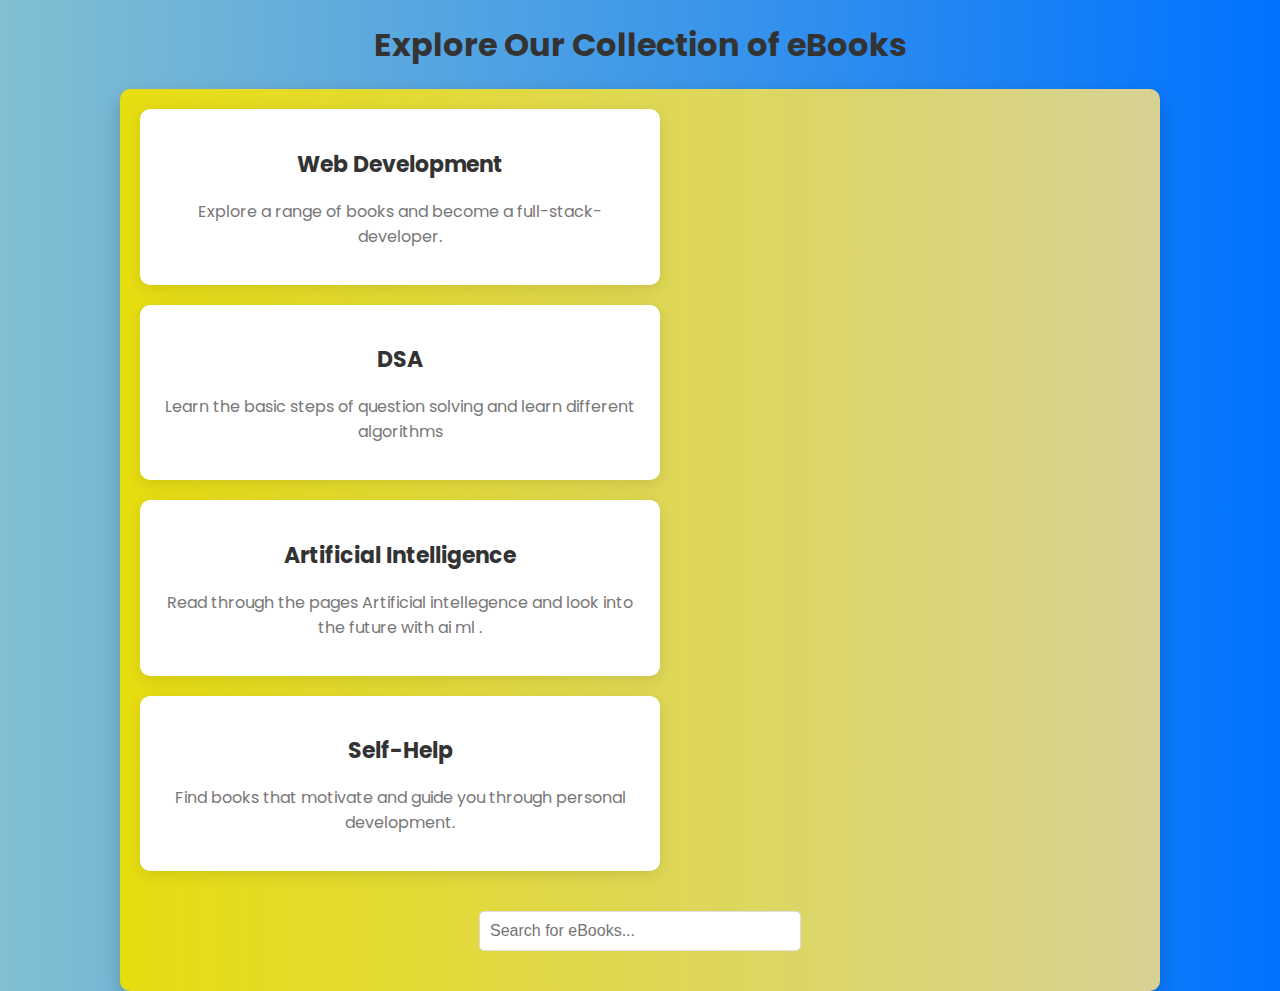
<file: book.html>
<!DOCTYPE html>
<html lang="en">
<head>
    <meta charset="UTF-8">
    <meta name="viewport" content="width=device-width, initial-scale=1.0">
    <title>Explore eBooks</title>
    <link href="https://fonts.googleapis.com/css2?family=Poppins:wght@300;400;600&display=swap" rel="stylesheet">
    <style>
        body {
            font-family: 'Poppins', sans-serif;
            margin: 0;
            padding: 0;
            background: linear-gradient(to right, #82c0d1, #0072ff);
            display: flex;
            justify-content: center;
            align-items: center;
            flex-direction: column;
            min-height: 100vh;
        }   

        h1 {
            font-size: 32px;
            color: #333;
            text-align: center;
            margin-bottom: 20px;
        }

        .container {
            width: 90%;
            max-width: 1000px;
            background: linear-gradient(to right, #e7dd10, #d7d294);
            padding: 20px;
            border-radius: 10px;
            box-shadow: 0 8px 20px rgba(0, 0, 0, 0.2);
        }

        .book-category {
            display: flex;
            justify-content: space-between;
            flex-wrap: wrap;
        }

        .category-card {
            width: 48%;
            background-color: #fff;
            padding: 20px;
            border-radius: 10px;
            box-shadow: 0 4px 15px rgba(0, 0, 0, 0.1);
            margin-bottom: 20px;
            text-align: center;
            cursor: pointer;
            transition: background-color 0.3s ease;
        }

        .category-card:hover {
            background-color: #ff7e5f;
            color: white;
        }

        .category-card h2 {
            font-size: 22px;
            color: #333;
        }

        .category-card p {
            color: #777;
            font-size: 16px;
        }

        .ebook-section {
            display: none;
            margin-top: 30px;
        }

        .ebook-section h2 {
            text-align: center;
            font-size: 28px;
            color: #333;
        }

        .search-bar {
            margin: 20px 0;
            text-align: center;
        }

        .search-bar input {
            padding: 10px;
            width: 300px;
            border-radius: 5px;
            border: 1px solid #ddd;
            font-size: 16px;
        }

        .ebook-list {
            display: flex;
            justify-content: space-between;
            flex-wrap: wrap;
        }

        .ebook-card {
            width: 30%;
            background-color: #fff;
            padding: 15px;
            border-radius: 10px;
            box-shadow: 0 4px 15px rgba(0, 0, 0, 0.1);
            margin-bottom: 20px;
            text-align: center;
        }

        .ebook-card img {
            width: 100%;
            height: 150px;
            object-fit: cover;
            border-radius: 8px;
        }

        .ebook-card h3 {
            font-size: 18px;
            color: #333;
            margin-top: 10px;
        }

        .ebook-card a {
            display: inline-block;
            margin-top: 10px;
            padding: 10px 20px;
            background-color: #ff7e5f;
            color: white;
            text-decoration: none;
            border-radius: 5px;
        }

        .ebook-card a:hover {
            background-color: #ff6b50;
        }

        @media (max-width: 768px) {
            .category-card, .ebook-card {
                width: 100%;
            }
        }
    </style>
</head>
<body>

    <h1>Explore Our Collection of eBooks</h1>


    <div class="container">
        <div class="book-category">
            <div class="category-card" data-category="web">
                <h2>Web Development</h2>
                <p>Explore a range of books and become a full-stack-developer. </p>
            </div>
            <div class="category-card" data-category="science">
                <h2>DSA</h2>
                <p> Learn the basic steps of question solving and learn different algorithms </p> 
            </div>
            <div class="category-card" data-category="history">
                <h2>Artificial Intelligence</h2>
                <p>Read through the pages Artificial intellegence and look into the future with ai ml .</p>
            </div>
            <div class="category-card" data-category="self_help">
                <h2>Self-Help</h2>
                <p>Find books that motivate and guide you through personal development.</p>
            </div>
        </div>

        <div class="search-bar">
            <input type="text" id="searchInput" placeholder="Search for eBooks..." />
        </div>
    </div>

    <div class="ebook-section" id="ebookSection">
        <h2 id="categoryTitle">eBooks</h2>
        <div class="ebook-list" id="ebookList">
            <!-- eBook cards will be generated here -->
        </div>
    </div>

    <script>
        // eBooks data (normally this would come from a database or API)

        const books = {
            web: [
                { title: "HTML : The Basic Structure of the webpage ", image: "https://images.inc.com/uploaded_files/image/1920x1080/getty_655998316_2000149920009280219_363765.jpg", link: "https://riptutorial.com/ebook/html" },
                { title: "CSS : Designing of the Webpage ", image: "https://img.freepik.com/premium-photo/stack-books-with-word-top_583952-80623.jpg", link: "#" },
                { title: "JS : It controlls the functioning of the webpage ", image: "https://img.freepik.com/premium-photo/stack-books-with-word-top_583952-80623.jpg", link: "https://eloquentjavascript.net/" },
                { title: "React : It controlls all the backend of the webpage ", image: "https://images.inc.com/uploaded_files/image/1920x1080/getty_655998316_2000149920009280219_363765.jpg", link: "#" },
                { title: "Github : It teaches you how to store your code ", image: "https://img.freepik.com/premium-photo/stack-books-with-word-top_583952-80623.jpg", link: "#" },
                { title: "Node js: It teaches you about the JS runtime environment ", image: "https://images.inc.com/uploaded_files/image/1920x1080/getty_655998316_2000149920009280219_363765.jpg", link: "#" }
            ],
            science: [
                { title: "A Brief History of Time", image: "https://via.placeholder.com/150", link: "#" },
                { title: "The Selfish Gene", image: "https://via.placeholder.com/150", link: "#" },
                { title: "Cosmos", image: "https://via.placeholder.com/150", link: "#" }
            ],
            history: [
                { title: "Sapiens", image: "https://via.placeholder.com/150", link: "#" },
                { title: "Guns, Germs, and Steel", image: "https://via.placeholder.com/150", link: "#" },
                { title: "The Silk Roads", image: "https://via.placeholder.com/150", link: "#" }
            ],
            self_help: [
                { title: "Atomic Habits", image: "https://via.placeholder.com/150", link: "#" },
                { title: "The Power of Now", image: "https://via.placeholder.com/150", link: "#" },
                { title: "Think and Grow Rich", image: "https://via.placeholder.com/150", link: "#" }
            ]
        };

        // Selecting DOM elements

        const categoryCards = document.querySelectorAll(".category-card");
        const ebookSection = document.getElementById("ebookSection");
        const ebookList = document.getElementById("ebookList");
        const categoryTitle = document.getElementById("categoryTitle");
        const searchInput = document.getElementById("searchInput");

        // Add event listeners to category cards
        categoryCards.forEach(card => {
            card.addEventListener("click", function() {
                const category = this.getAttribute("data-category");
                showEbooks(category);
            });
        });

        // Function to display eBooks for the selected category
        function showEbooks(category) {
            // Set category title  
            categoryTitle.textContent = category.charAt(0).toUpperCase() + category.slice(1) + " eBooks";

            // Clear previous eBooks
            ebookList.innerHTML = "";

            // Add new eBooks
            books[category].forEach(book => {
                const ebookCard = createEbookCard(book);
                ebookList.innerHTML += ebookCard;
            });

            // Show the eBook section
            ebookSection.style.display = "block";
        }

        // Function to create eBook card
        function createEbookCard(book) {
            return `
                <div class="ebook-card">
                    <img src="${book.image}" alt="${book.title}">
                    <h3>${book.title}</h3>
                    <a href="${book.link}" target="_blank">Read Now</a>
                </div>
            `;
        }

        // Search functionality

        searchInput.addEventListener("input", function() {
            const searchTerm = this.value.toLowerCase();
            const allEbooks = document.querySelectorAll(".ebook-card");
            allEbooks.forEach(book => {
                const bookTitle = book.querySelector("h3").textContent.toLowerCase();
                if (bookTitle.includes(searchTerm)) {
                    book.style.display = "block"; // Show the matching book
                } else  {
                    book.style.display = "none"; // Hide the non-matching book
                }
            });
        });
    </script>

</body>
</html>
</file>
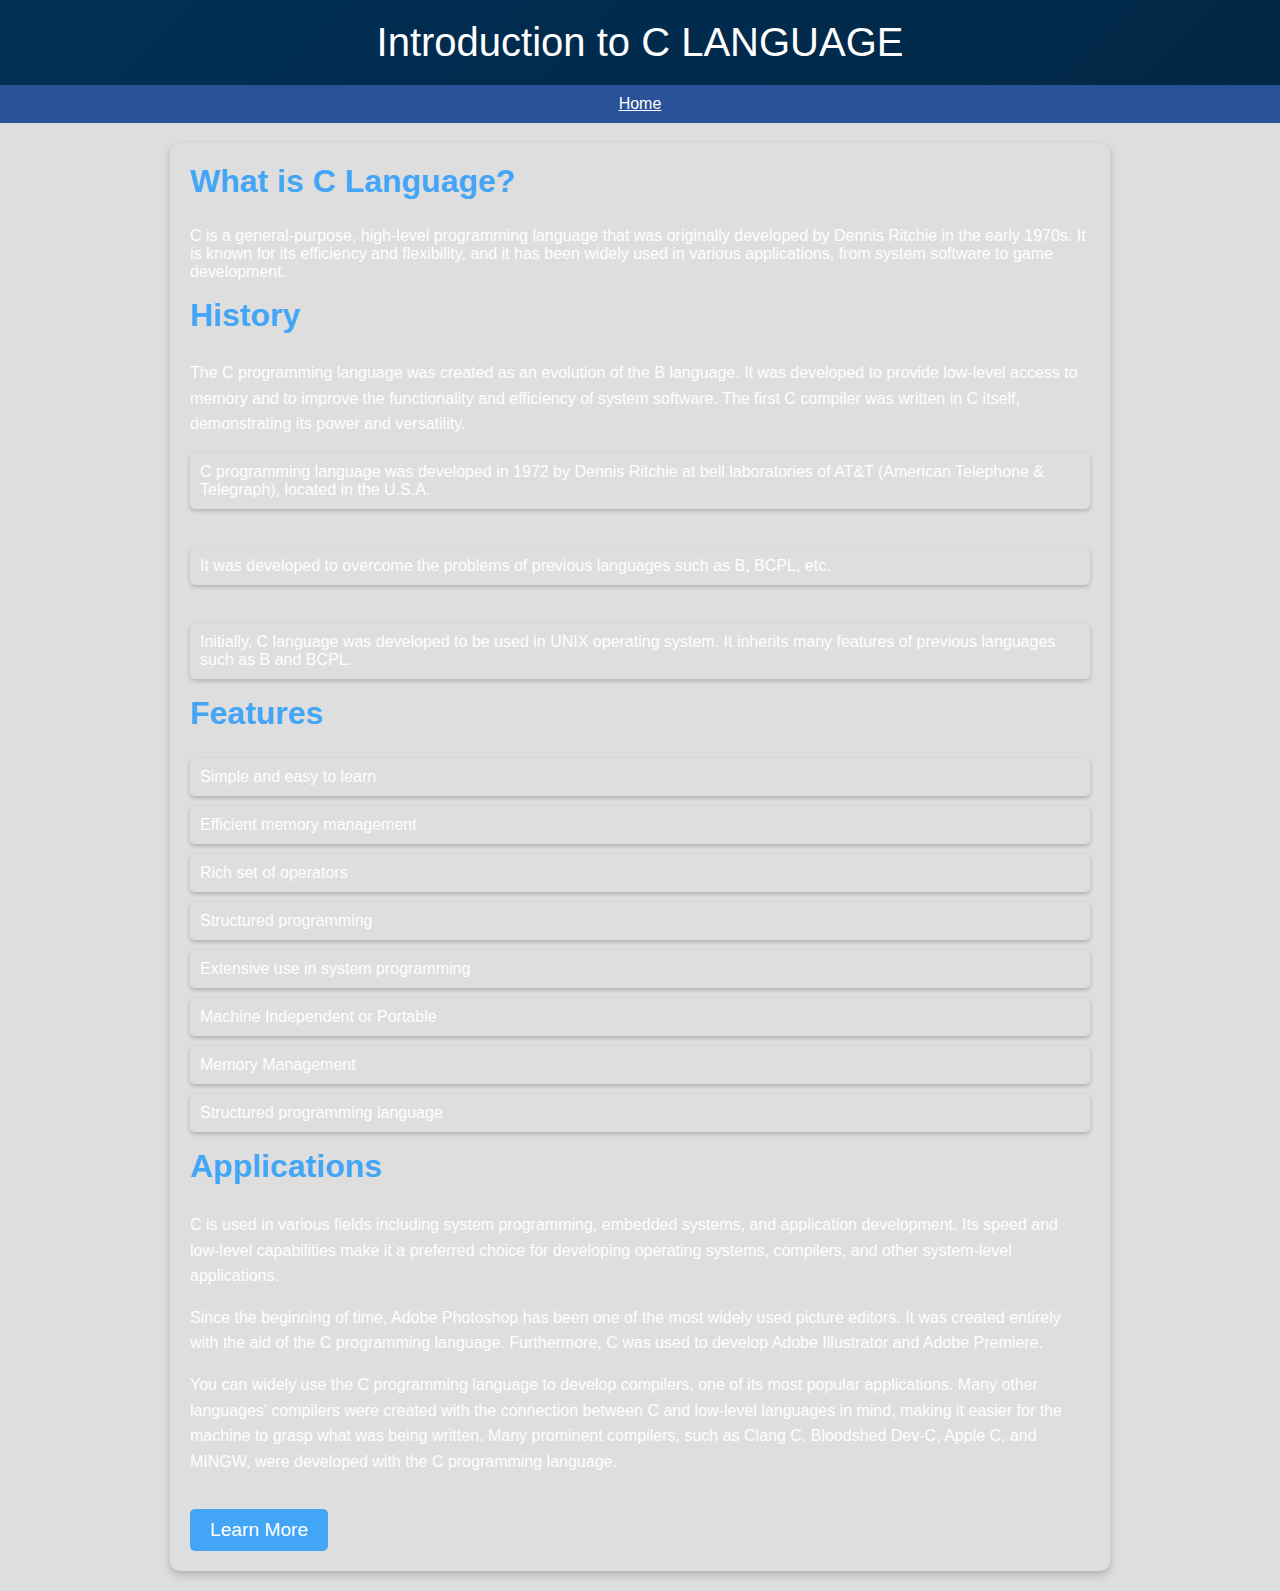
<file: c.html>
<!DOCTYPE html>
<html lang="en">
<head>
    <meta charset="UTF-8">
    <meta name="viewport" content="width=device-width, initial-scale=1.0">
    <title>About C Language</title>
    <style>
        body {
            margin: 0;
            font-family: 'Arial', sans-serif;
            background-color: #dedede;
            color:rgb(219, 219, 219);
            
            scroll-behavior: smooth;
            background-image:  url('https://img.freepik.com/free-vector/matrix-style-binary-code-digital-falling-numbers-blue-background_1017-37387.jpg?size=626&ext=jpg&ga=GA1.1.2008272138.1725062400&semt=ais_hybrid');
        }

        .header {
            background: linear-gradient(135deg, #012f55, #012745);
            color: white;
            padding: 20px;
            text-align: center;
            font-size: 2.5em;
            position: relative;
            overflow: hidden;
            animation: fadeIn 2s ease-out;
        }

        .header::after {
            
            position: absolute;
            top: 0;
            left: 0;
            width: 100%;
            height: 100%;
            background: rgba(228, 228, 231, 0.2);
            
            animation: fadeIn 5s ease-out;
        }

        
        nav {
            background-color: #2a5298;
            padding: 10px 0;
            text-align: center;
        }
        nav a {
            color: white;
            text-decoration:underline;
            padding: 10px 20px;
            margin: 0 10px;
            border-radius: 5px;
            transition: background-color 2s;
        }

        nav a:hover {
            background-color: #c5c5c5;
            color:#2a5298;
        }

        .container {
            max-width: 900px;
            margin: 20px auto;
            padding: 20px;
            color:white;
            background-color:transparent;
            border-radius: 10px;
            box-shadow: 0 4px 8px rgba(0, 0, 0, 0.2);
            animation: slideIn 3s ease-out;
        }

        h2 {
            color: #42a5f5;
            font-size: 2em;
            margin-top: 0;
            animation: fadeIn 1s ease-out;
        }

        p {
            line-height: 1.6;
            margin-bottom: 15px;
            animation: fadeIn 1s ease-out;
        }

        ul {
            list-style-type: none;
            padding-left: 0;
            animation: fadeIn 1s ease-out;
        }

        ul li {
            background:transparent;
            margin: 10px 0;
            padding: 10px;
            border-radius: 5px;
            box-shadow: 0 2px 4px rgba(0, 0, 0, 0.2);
            transition: transform 0.3s ease, background-color 0.3s ease;
        }

        ul li:hover {
            transform: scale(1.05);
            background-color: #e3f2fd;
            color: #0d47a1;
        }

        
        .cta-button {
            display: inline-block;
            padding: 10px 20px;
            margin-top: 20px;
            background-color: #42a5f5;
            color: white;
            text-decoration: none;
            border-radius: 5px;
            font-size: 1.2em;
            transition: background-color 0.3s ease, transform 0.3s ease;
        }

        .cta-button:hover {
            background-color:white;
            transform: scale(1.05);
            color:#0d47a1;
        }

        @keyframes fadeIn {
            from {
                opacity: 0;
            }
            to {
                opacity: 3;
            }
        }

        @keyframes slideIn {
            from {
                transform: translateY(20px);
                opacity: 0;
            }
            to {
                transform: translateY(0);
                opacity: 3;
            }
        }
    </style>
</head>
<body>

    <div class="header">
        Introduction to C LANGUAGE
    </div>
    <nav>
        <a href="index.html">Home</a>
        
    </nav>
    <div class="container">
        <h2>What is C Language?</h2>
        <p ></p>C is a general-purpose, high-level programming language that was originally developed by Dennis Ritchie in the early 1970s. It is known for its efficiency and flexibility, and it has been widely used in various applications, from system software to game development.</p>

        <h2>History</h2>
        <p>The C programming language was created as an evolution of the B language. It was developed to provide low-level access to memory and to improve the functionality and efficiency of system software. The first C compiler was written in C itself, demonstrating its power and versatility.</p>
        <ul>
            <li>C programming language was developed in 1972 by Dennis Ritchie at bell laboratories of AT&T (American Telephone & Telegraph), located in the U.S.A.</li>
            <br>
            <li>It was developed to overcome the problems of previous languages such as B, BCPL, etc.</li>
            <br>
            <li>Initially, C language was developed to be used in UNIX operating system. It inherits many features of previous languages such as B and BCPL.</li>
        </ul>
        <h2>Features</h2>
        <ul>
            <li>Simple and easy to learn</li>
            <li>Efficient memory management</li>
            <li>Rich set of operators</li>
            <li>Structured programming</li>
            <li>Extensive use in system programming</li>
            <li>Machine Independent or Portable</li>
            <li>Memory Management</li>
            <li>Structured programming language</li>
        </ul>

        <h2>Applications</h2>
        <p>C is used in various fields including system programming, embedded systems, and application development. Its speed and low-level capabilities make it a preferred choice for developing operating systems, compilers, and other system-level applications.</p>
        <p>Since the beginning of time, Adobe Photoshop has been one of the most widely used picture editors. It was created entirely with the aid of the C programming language. Furthermore, C was used to develop Adobe Illustrator and Adobe Premiere.</p>
        <p>You can widely use the C programming language to develop compilers, one of its most popular applications. Many other languages’ compilers were created with the connection between C and low-level languages in mind, making it easier for the machine to grasp what was being written. Many prominent compilers, such as Clang C, Bloodshed Dev-C, Apple C, and MINGW, were developed with the C programming language.</p>
        <a href="https://www.geeksforgeeks.org/c-programming-language/" class="cta-button">Learn More</a>
    </div>

    

</body>
</html>
</file>
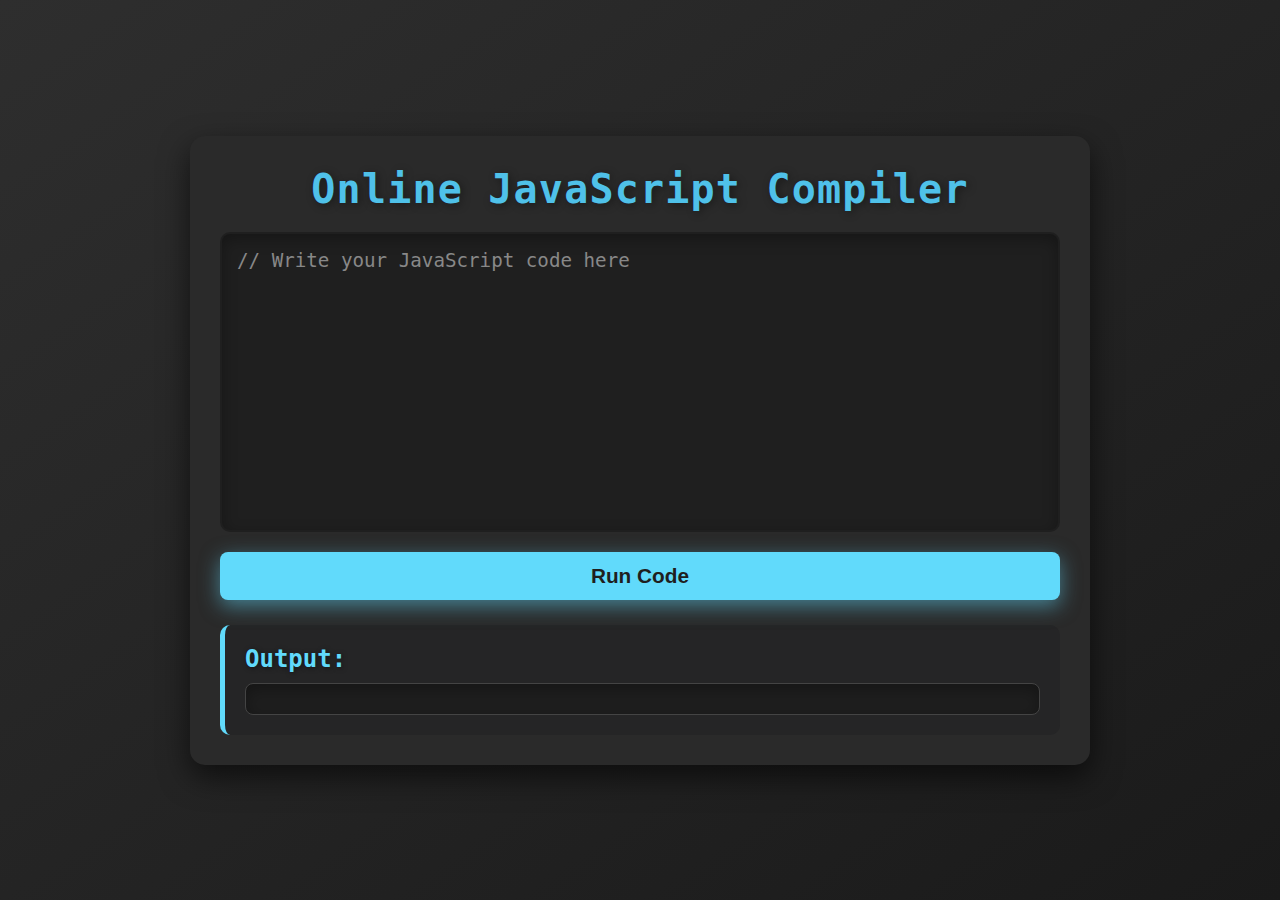
<file: compiler.html>
<!DOCTYPE html>
<html lang="en">
<head>
  <meta charset="UTF-8">
  <meta name="viewport" content="width=device-width, initial-scale=1.0">
  <title>Online JavaScript Compiler</title>
  <link rel="stylesheet" href="compiler.css">
</head>
<body>
  <div class="container">
    <h1>Online JavaScript Compiler</h1>

    <!-- Code Editor Section -->
    <div class="editor-container">
      <textarea id="code-editor" placeholder="// Write your JavaScript code here"></textarea>
      <button id="run-btn">Run Code</button>
    </div>

    <!-- Output Section -->
    <div class="output-container">
      <h2>Output:</h2>
      <pre id="output"></pre> <!-- The output will be displayed here -->
    </div>
  </div>

  <!-- JavaScript file link -->
  <script src="compiler.js"></script>
</body>
</html>
</file>
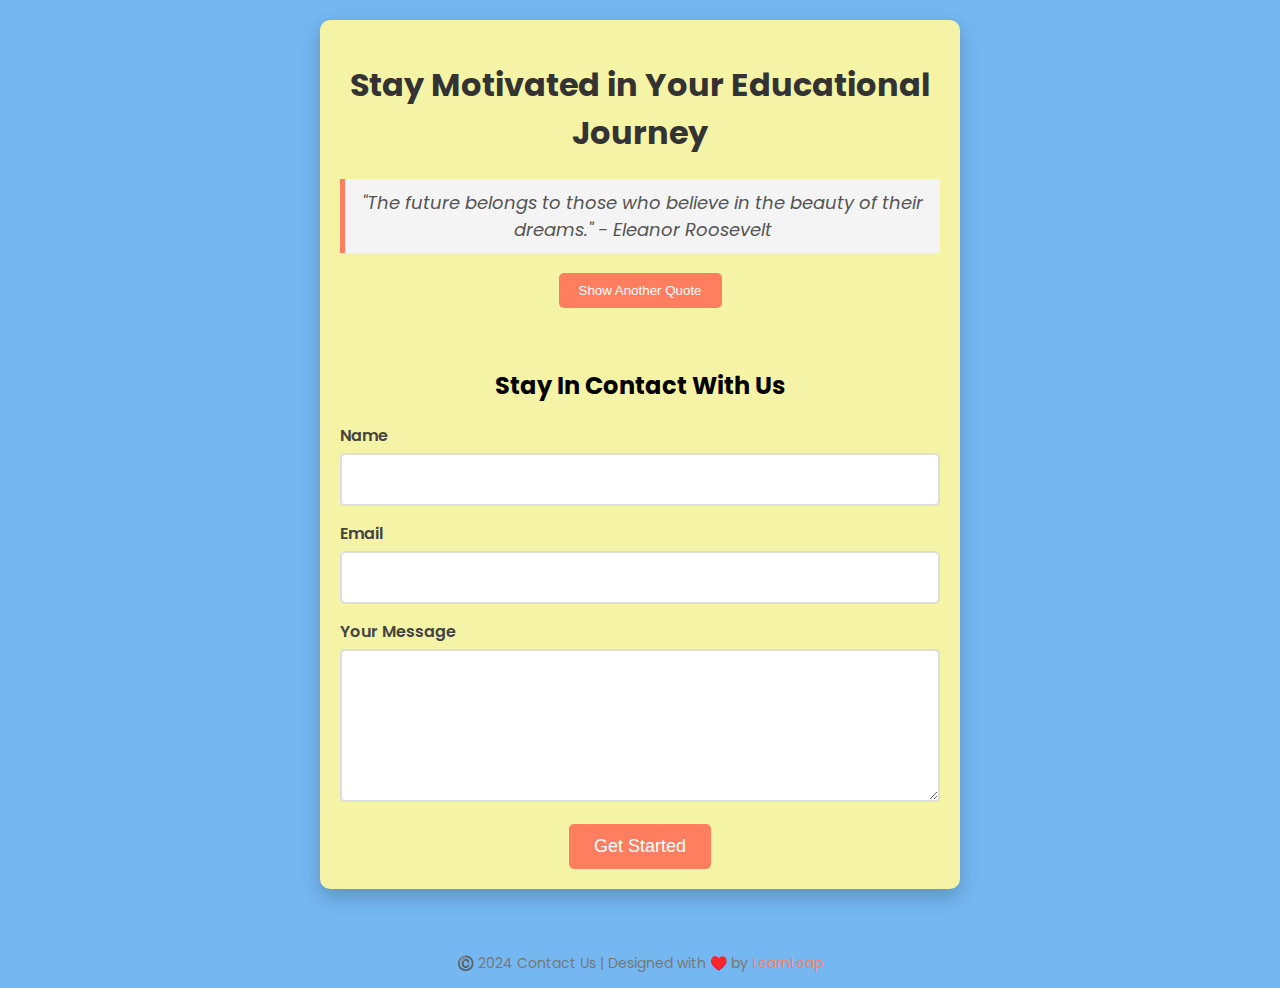
<file: contactus.html>
<!DOCTYPE html>
<html lang="en">
<head>
    <meta charset="UTF-8">
    <meta name="viewport" content="width=device-width, initial-scale=1.0">
    <title>Educational Motivation</title>
    <link href="https://fonts.googleapis.com/css2?family=Poppins:wght@300;400;600&display=swap" rel="stylesheet">
    <style>

        body {
            font-family: 'Poppins', sans-serif;
            margin: 0;
            padding: 0;
            background-color:  #74b7f1;
            display: flex;
            justify-content: center;
            align-items: center;
            flex-direction: column;
            min-height: 100vh;
        }

        .container {
            text-align: center;
            max-width: 600px;
            margin: 20px;
            padding: 20px;
            background-color: rgb(245, 243, 165);
            box-shadow: 0 8px 20px rgba(0, 0, 0, 0.2);
            border-radius: 10px;
        }

        h1 {
            font-size: 32px;
            color: #333;
        }
        .quote{
            font-size: 18px;
            color: #555;
            margin: 20px 0;
            padding: 10px;
            background-color: #f4f4f4;
            border-left: 5px solid #ff7e5f;
            font-style: italic;
        }

        .contactform {
            margin-top: 30px;
        }

        .input-group {
            margin-bottom: 15px;
            text-align:left ;
        }

        .contactform label {
            font-weight: 600;
            color: #444;
            margin-bottom: 5px;
            display: block;
        }
        .contactform input, .contactform textarea {
            width: 100%;
            padding: 12px;
            border-radius: 5px;
            border: 2px solid #ddd;
            box-sizing: border-box;
            font-size: 16px;
            font-family: 'Poppins', sans-serif;
        }
        .contactform button {
            background-color: #ff7e5f;
            color: white;
            padding: 12px 25px;
            border: none;
            border-radius: 5px;
            cursor: pointer;
            font-size: 18px;
            transition: background-color 0.3s ease;
        }

        .contactform button:hover {
            background-color: #ff6b50;
        }

        .success-message {
            display: none;
            color: green;
            font-size: 14px;
            margin-top: 20px;
        }

        footer {
            margin-top: 30px;
            font-size: 14px;
            color: #777;
        }

        footer a {
            color: #ff7e5f;
            text-decoration: none;
        }
    </style>
</head>
<body>

    <div class="container">
        <h1>Stay Motivated in Your Educational Journey</h1>
        <p class="quote" id="quote">"The future belongs to those who believe in the beauty of their dreams." - Eleanor Roosevelt</p>

        <button id="newQuoteBtn" style="padding: 10px 20px; background-color: #ff7e5f; color: white; border: none; border-radius: 5px; cursor: pointer; margin-bottom: 30px;">
            Show Another Quote
        </button>

        <form class="contactform" id="contactForm">
            <h2>Stay In Contact With Us</h2>
            <div class="input-group">
                <label for="name">Name</label>
                <input type="text" id="name" name="name" required>
            </div>
            <div class="input-group">
                <label for="email">Email</label>
                <input type="email" id="email" name="email" required>
            </div>
            <div class="input-group">
                <label for="message">Your Message</label>
                <textarea id="message" name="message" rows="5" required></textarea>
            </div>
            <button type="button" id="submitBtn">Get Started</button>
            <div class="success-message" id="successMessage">Thank you for getting in touch! We will reach out to you soon.</div>
        </form>
    </div>

    <footer>     
        <p>©️ 2024 Contact Us | Designed with ♥️ by <a href="#"> LearnLeap </a></p>
    </footer>

    <script>
        // Motivational quotes array
        const quotes = [
            "\"The future belongs to those who believe in the beauty of their dreams.\" - Eleanor Roosevelt",
            "\"Education is the most powerful weapon which you can use to change the world.\" - Nelson Mandela",
            "\"Success is not the key to happiness. Happiness is the key to success. If you love what you are doing, you will be successful.\" - Albert Schweitzer",
            "\"Start where you are. Use what you have. Do what you can.\" - Arthur Ashe",
            "\"Don’t let what you cannot do interfere with what you can do.\" - John Wooden"
        ];

        const quoteElement = document.querySelector("#quote");
        const newQuoteBtn = document.querySelector("#newQuoteBtn");
        const successMessage = document.querySelector("#successMessage");
        const nameField = document.querySelector("#name");
        const emailField = document.querySelector("#email");
        const messageField = document.querySelector("#message");
        const submitBtn = document.querySelector("#submitBtn");

        //  random quote
        newQuoteBtn.addEventListener("click", function () {
            const randomIndex = Math.floor(Math.random() * quotes.length);
            quoteElement.textContent = quotes[randomIndex];
        });

        // submission
        submitBtn.addEventListener("click", function () {
            if (nameField.value === "" || emailField.value === "" || messageField.value === "") {
                alert("Please fill out all fields before submitting.");
                return;
            }

            // Creating a JSON object of form data
            const formData = {
                name: nameField.value,
                email: emailField.value,
                message: messageField.value
            };
           

            // Logging form data to the console (simulating form submission)

             console.log("Form Data Submitted:", JSON.stringify(formData));
            
            // Show success and reset form

            successMessage.style.display = "block";
            nameField.value = "";
            emailField.value = "";
            messageField.value = "";
        });
    </script>

</body>
</html>
</file>
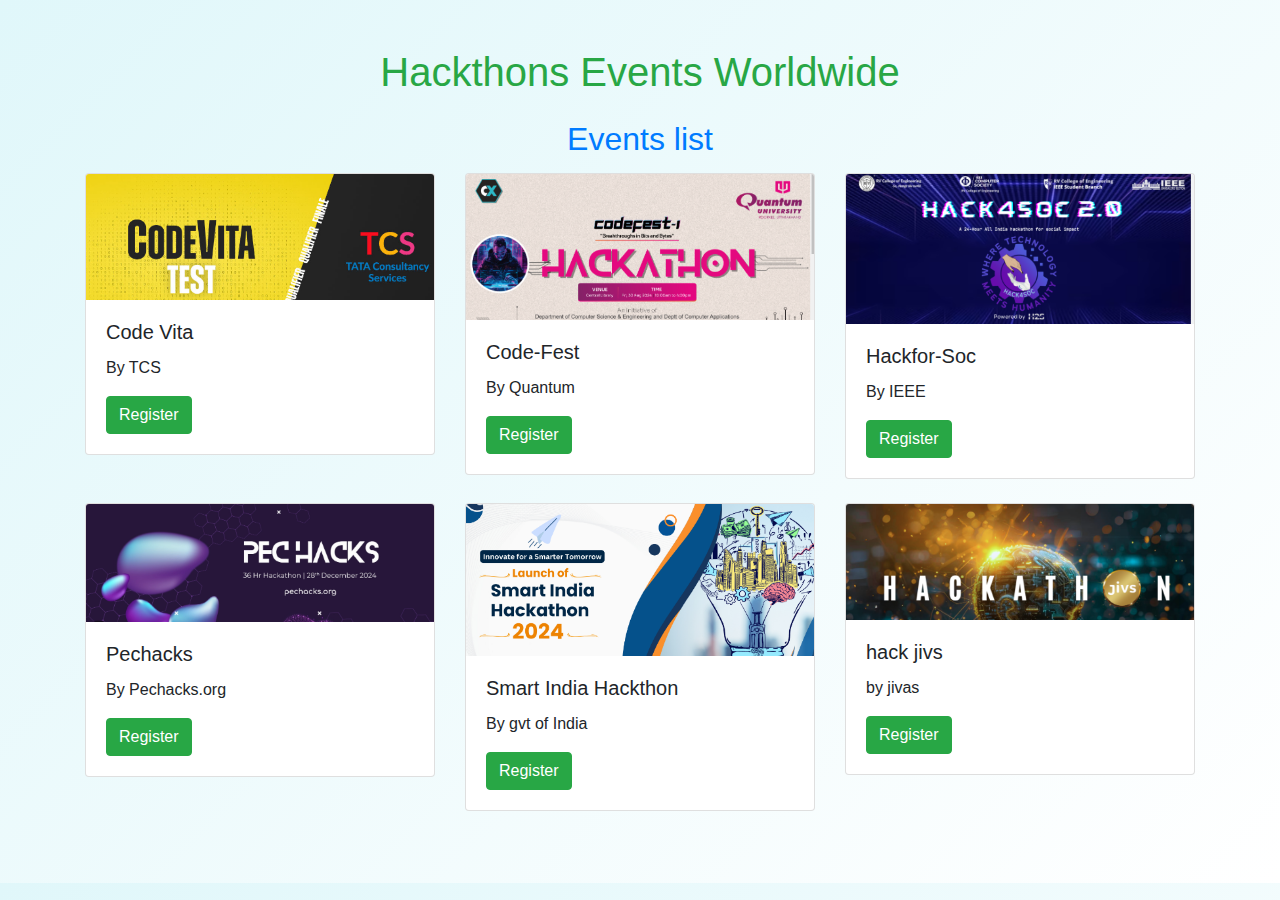
<file: event.html>
<!DOCTYPE html>
<html lang="en">
<head>
    <meta charset="UTF-8">
    <meta name="viewport" content="width=device-width, initial-scale=1.0">
    <title>Educational Events Worldwide</title>
    <!-- Bootstrap CSS -->
    <link href="https://stackpath.bootstrapcdn.com/bootstrap/4.5.2/css/bootstrap.min.css" rel="stylesheet">
    <link rel="stylesheet" href="event.css">
</head>
<body>
    <div class="container my-5">
        <h1 class="text-center text-success">Hackthons Events Worldwide</h1>
        
        <div id="events" class="my-4">
            <h2 class="text-center text-primary"> Events list</h2>
            <div class="row">
                <div class="col-md-4">
                    <div class="card mb-4">
                        <img src="event1.png" class="card-img-top" alt="Event 1">
                        <div class="card-body">
                            <h5 class="card-title">Code Vita</h5>
                            <By class="card-text">By TCS</p>
                            <button class="btn btn-success register-btn">Register</button>
                        </div>
                    </div>
                </div>
                <div class="col-md-4">
                    <div class="card mb-4">
                        <img src="event2.png" class="card-img-top" alt="Event 2">
                        <div class="card-body">
                            <h5 class="card-title">Code-Fest</h5>
                            <p class="card-text">By Quantum</p>
                            <a href="https://forms.gle/ABBtRiQvr3JU1jnn8" class="btn btn-success register-btn" target="_blank">Register</a>

                              
                        </div>
                    </div>
                </div>
                <div class="col-md-4">
                    <div class="card mb-4">
                        <img src="event3.png" class="card-img-top" alt="Event 3">
                        <div class="card-body">
                            <h5 class="card-title">Hackfor-Soc</h5>
                            <p class="card-text">By IEEE</p>
                            <a href="https://forms.gle/ABBtRiQvr3JU1jnn8" class="btn btn-success register-btn" target="_blank">Register</a>
                        </div>
                    </div>
                </div>
                <div class="col-md-4">
                    <div class="card mb-4">
                        <img src="event4.png" class="card-img-top" alt="Event 4">
                        <div class="card-body">
                            <h5 class="card-title">Pechacks</h5>
                            <p class="card-text">By Pechacks.org</p>
                            <a href="https://forms.gle/ABBtRiQvr3JU1jnn8" class="btn btn-success register-btn" target="_blank">Register</a>
                        </div>
                    </div>
                </div>
                <div class="col-md-4">
                    <div class="card mb-4">
                        <img src="event5.png" class="card-img-top" alt="Event 5">
                        <div class="card-body">
                            <h5 class="card-title">Smart India Hackthon</h5>
                            <p class="card-text">By gvt of India</p>
                            <button class="btn btn-success register-btn">Register</button>
                        </div>
                    </div>
                </div>
                <div class="col-md-4">
                    <div class="card mb-4">
                        <img src="event6.png" class="card-img-top" alt="Event 5">
                        <div class="card-body">
                            <h5 class="card-title">hack jivs</h5>
                            <p class="card-text">by jivas</p>
                            <button class="btn btn-success register-btn">Register</button>
                        </div>
                    </div>
                </div>
            </div>
        </div>

        

    <!-- Bootstrap JS and dependencies -->
    <script src="https://code.jquery.com/jquery-3.5.1.slim.min.js"></script>
    <script src="https://cdn.jsdelivr.net/npm/@popperjs/core@2.9.2/dist/umd/popper.min.js"></script>
    <script src="https://stackpath.bootstrapcdn.com/bootstrap/4.5.2/js/bootstrap.min.js"></script>
    <script src="event.js"></script>
</body>
</html>
</file>
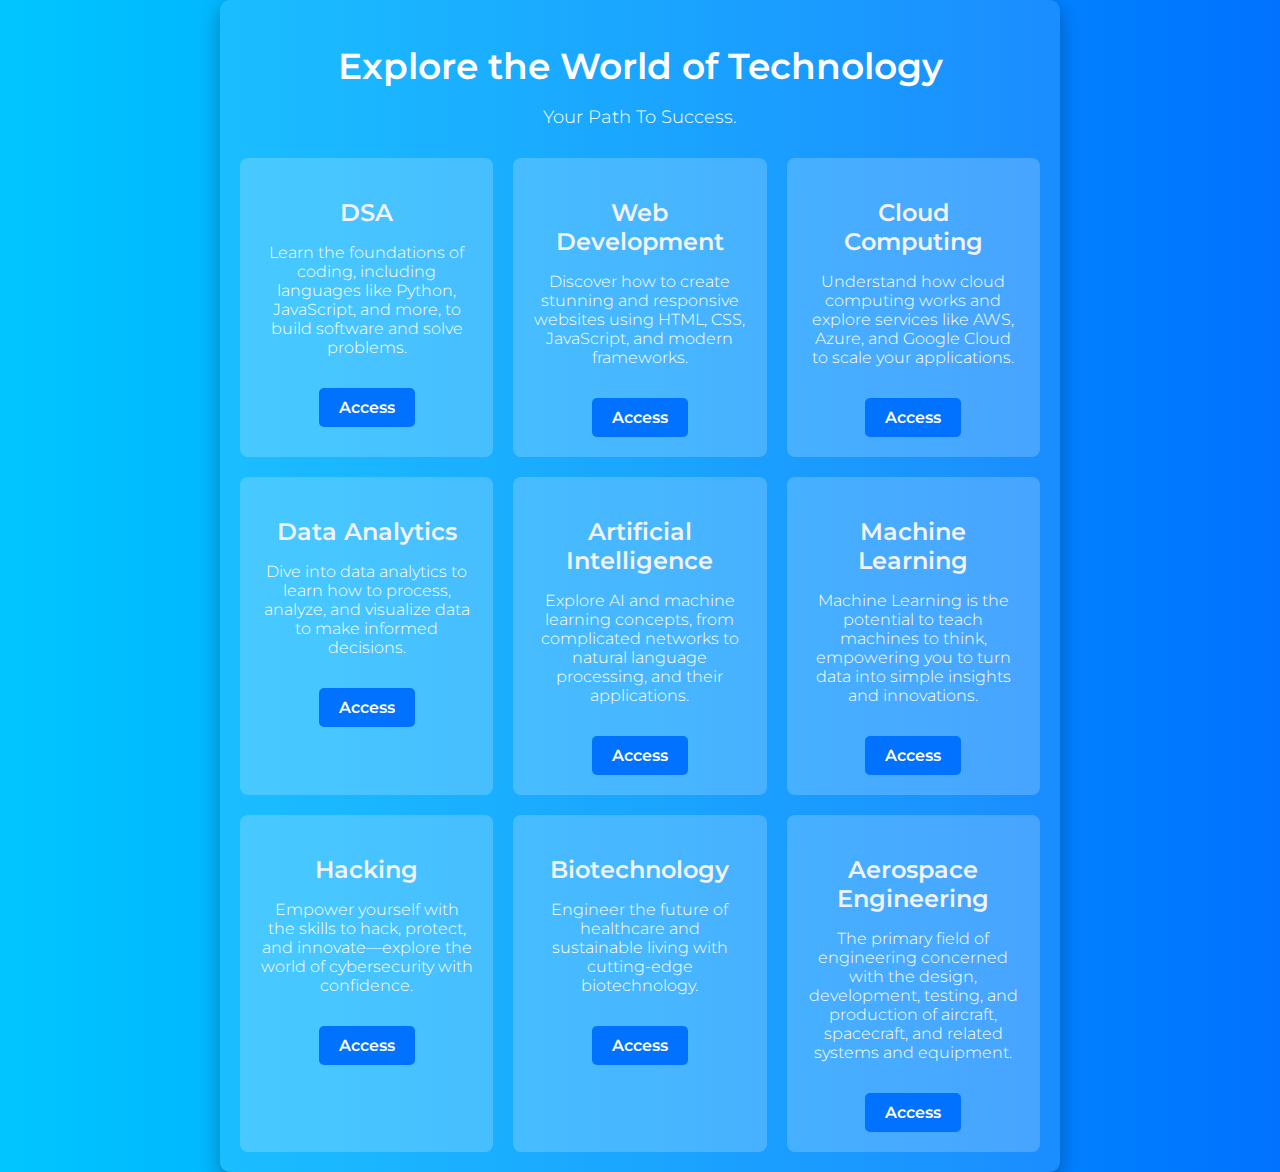
<file: info.html>
<!DOCTYPE html>
<html lang="en">
<head>
    <meta charset="UTF-8">    
    <meta name="viewport" content="width=device-width, initial-scale=1.0">
    <title>Technology</title>
    <link rel="stylesheet" href="info.css">
    <link href="https://fonts.googleapis.com/css2?family=Montserrat:wght@300;400;600&display=swap" rel="stylesheet">
</head>
<body>
    <div class="container">
        <header>
            <h1>Explore the World of Technology</h1>
            <p>Your Path To Success.</p>
        </header>
        <section class="alltopics">  
            <div class="topic">
                <h2>DSA</h2>
                <p>Learn the foundations of coding, including languages like Python, JavaScript, and more, to build software and solve problems.</p>
                <a href="https://www.geeksforgeeks.org/learn-data-structures-and-algorithms-dsa-tutorial/" class="access">Access</a>
            </div>

            <div class="topic">
                <h2>Web Development</h2>
                <p>Discover how to create stunning and responsive websites using HTML, CSS, JavaScript, and modern frameworks.</p>
                <a href="https://www.w3schools.com/whatis/" class="access">Access</a>
            </div>
            <div class="topic">
                <h2>Cloud Computing</h2>
                <p>Understand how cloud computing works and explore services like AWS, Azure, and Google Cloud to scale your applications.</p>
                <a href="https://www.guvi.in/blog/cloud-computing-career-roadmap/" class="access">Access</a>
            </div>
            <div class="topic">
                <h2>Data Analytics</h2>
                <p>Dive into data analytics to learn how to process, analyze, and visualize data to make informed decisions.</p>
                <a href="https://aws.amazon.com/what-is/data-analytics/" class="access">Access</a>
            </div>
            <div class="topic">
                <h2>Artificial Intelligence</h2>
                <p>Explore AI and machine learning concepts, from complicated networks to natural language processing, and their applications.</p>
                <a href="https://roadmap.sh/ai-data-scientist" class="access">Access</a>
            </div>
            <div class="topic">
                <h2>Machine Learning</h2>
                <p>Machine Learning is the potential to teach machines to think, empowering you to turn data into simple insights and innovations.</p>
                <a href="https://www.datacamp.com/blog/what-is-machine-learning" class="access">Access</a>
            </div>
            <div class="topic">
                <h2>Hacking</h2>
                <p>Empower yourself with the skills to hack, protect, and innovate—explore the world of cybersecurity with confidence.</p>
                <a href="https://www.hackerone.com/" class="access">Access</a>
            </div>
            <div class="topic">
                <h2>Biotechnology</h2>
                <p>Engineer the future of healthcare and sustainable living with cutting-edge biotechnology.</p>
                <a href="https://www.biotechniques.com/" class="access">Access</a>
            </div>
            
            <div class="topic">
                <h2>Aerospace Engineering</h2>
                <p>The primary field of engineering concerned with the design, development, testing, and production of aircraft, spacecraft, and related systems and equipment.
                </p>
                <a href="https://www.britannica.com/technology/aerospace-engineering" class="access">Access</a>
            </div>
        </section>
    </div>
</body>
</html>
</file>
<file: event.css>
body {
    background: linear-gradient(135deg, #e0f7fa, #ffffff);
}

h1 {
    margin-bottom: 20px;
}

h2 {
    margin-bottom: 15px;
}

#quiz-result {
    margin-top: 10px;
    font-weight: bold;
    color: #d32f2f; /* Red for incorrect answers */
}

/* Responsive Styles */
@media (max-width: 450px) {
    .card img {
        height: auto;
    }
}
</file>
<file: info.css>
body {
    font-family: 'Montserrat', sans-serif;
    background: linear-gradient(to right, #00c6ff, #0072ff);
    margin: 0;
    padding: 0;
    color: #fff;
    display: flex;
    justify-content: center;
    align-items: center;
    min-height: 100vh;
}
.container {
    text-align: center;
    max-width: 800px;
    padding: 20px;  
    background-color: rgba(255, 255, 255, 0.1);
    border-radius: 10px;
    box-shadow: 0 8px 20px rgba(0, 0, 0, 0.3);
}

header h1 {
    font-size: 36px;
    margin-bottom: 10px; 
    font-weight: 600;
}

header p {
    font-size: 18px;
    margin-bottom: 30px;
    font-weight: 300;
}

.alltopics{
    display: grid;
    grid-template-columns: 1fr;
    gap: 20px;
}

.topic {
    background-color: rgba(255, 255, 255, 0.2);
    padding: 20px;
    border-radius: 8px;
    transition: transform 0.3s ease;
}

.topic:hover {
    transform: translatey(-6px);
}

.topic h2 { 
    font-size: 24px;
    margin-bottom: 10px;
    font-weight: 600;
    color: rgb(242, 243, 246);
}

.topic p {
    font-size: 16px;
    font-weight: 300;
}

@media (min-width: 600px) {
    .alltopics {
        grid-template-columns: 1fr 1fr;
    }
}
@media (min-width: 900px) {
    .alltopics {
        grid-template-columns: 1fr 1fr 1fr;
    }
}
.access {
    display: inline-block;
    padding: 10px 20px;
    margin-top: 15px;
    background-color: #0072ff;
    color: #fff;
    text-decoration: none;
    border-radius: 5px;
    font-weight: 600;
    /* transition: background-color red 1s ease, transform 1s ease; */
}
.access:hover {
    background-color: #308be0;
    transform: translateY(-4px);
}
</file>
<file: compiler.css>
/* Basic reset */
* {
    margin: 0;
    padding: 0;
    box-sizing: border-box;
  }
  
  body {
    font-family: 'Fira Code', monospace; /* A professional and popular monospace font for coding */
    background: linear-gradient(145deg, #2e2e2e, #1a1a1a); /* A more subtle dark gradient */
    color: #dcdcdc;
    display: flex;
    justify-content: center;
    align-items: center;
    height: 100vh;
    padding: 20px;
    overflow: hidden; /* Prevents unnecessary scroll */
  }
  
  /* Main container styling */
  .container {
    width: 90%;
    max-width: 900px;
    background-color: #2a2a2a;
    padding: 30px;
    border-radius: 15px;
    box-shadow: 0 12px 30px rgba(0, 0, 0, 0.6); /* Deeper shadow */
    transition: transform 0.4s ease, box-shadow 0.4s ease;
  }
  
  /* Scale and shadow effect when hovering over the container */
  .container:hover {
    transform: scale(1.02);
    box-shadow: 0 15px 50px rgba(0, 0, 0, 0.8);
  }
  
  /* Typography and spacing for the heading */
  h1 {
    text-align: center;
    margin-bottom: 20px;
    color: #4fc1e9; /* Bright, fresh blue color for heading */
    font-size: 2.5rem;
    letter-spacing: 1.2px;
    text-shadow: 2px 2px 8px rgba(0, 0, 0, 0.4); /* Subtle shadow effect */
    font-weight: 600;
  }
  
  /* Code editor container */
  .editor-container {
    display: flex;
    flex-direction: column;
    gap: 20px;
    margin-bottom: 25px; /* Add more space for better separation */
  }
  
  /* Styling for the textarea (code editor) */
  textarea {
    width: 100%;
    height: 300px;
    padding: 15px;
    font-size: 1.2rem;
    border: 2px solid transparent; /* No border by default */
    border-radius: 10px;
    background-color: #1f1f1f;
    color: #dcdcdc;
    box-shadow: inset 0 5px 15px rgba(0, 0, 0, 0.3);
    outline: none;
    resize: none;
    transition: border-color 0.3s ease, box-shadow 0.3s ease;
  }
  
  /* Subtle focus effect for the editor */
  textarea:focus {
    border-color: #4fc1e9; /* Blue border on focus */
    box-shadow: inset 0 5px 15px rgba(0, 122, 255, 0.5); /* Glowing effect */
  }
  
  /* Placeholder text styling */
  textarea::placeholder {
    color: #888;
  }
  
  /* Run button styling */
  #run-btn {
    padding: 12px 30px;
    background-color: #61dafb; /* Vibrant blue color */
    color: #1f1f1f;
    border: none;
    border-radius: 8px;
    font-size: 1.3rem;
    font-weight: bold;
    cursor: pointer;
    transition: background-color 0.3s ease, transform 0.2s ease;
    box-shadow: 0 6px 20px rgba(97, 218, 251, 0.5);
  }
  
  /* Hover and active effects for the button */
  #run-btn:hover {
    background-color: #4fc1e9;
    transform: translateY(-2px);
    box-shadow: 0 10px 30px rgba(97, 218, 251, 0.8);
  }
  
  #run-btn:active {
    transform: translateY(0); /* Button returns to original state when clicked */
    box-shadow: 0 6px 15px rgba(97, 218, 251, 0.5);
  }
  
  /* Output container styling */
  .output-container {
    padding: 20px;
    background-color: #252526;
    border-radius: 10px;
    border-left: 5px solid #61dafb;
  }
  
  /* Output heading styling */
  .output-container h2 {
    color: #61dafb;
    margin-bottom: 10px;
    font-size: 1.5rem;
    font-weight: 600;
    text-shadow: 1px 1px 5px rgba(0, 0, 0, 0.5);
  }
  
  /* Styling for the output box */
  #output {
    padding: 15px;
    background-color: #1e1e1e;
    border-radius: 8px;
    border: 1px solid #444;
    white-space: pre-wrap;
    color: #dcdcdc;
    box-shadow: inset 0 5px 15px rgba(0, 0, 0, 0.3);
    font-family: 'Fira Code', monospace; /* Use the same coding font for output */
    font-size: 1rem;
  }
  
  /* Responsive adjustments for smaller screens */
  @media (max-width: 768px) {
    textarea {
      height: 200px;
    }
  
    #run-btn {
      font-size: 1.1rem;
      padding: 10px 20px;
    }
  
    .container {
      width: 100%;
      padding: 20px;
    }
  
    h1 {
      font-size: 2rem;
    }
  
    .editor-container {
      gap: 15px;
    }
  }
</file>
